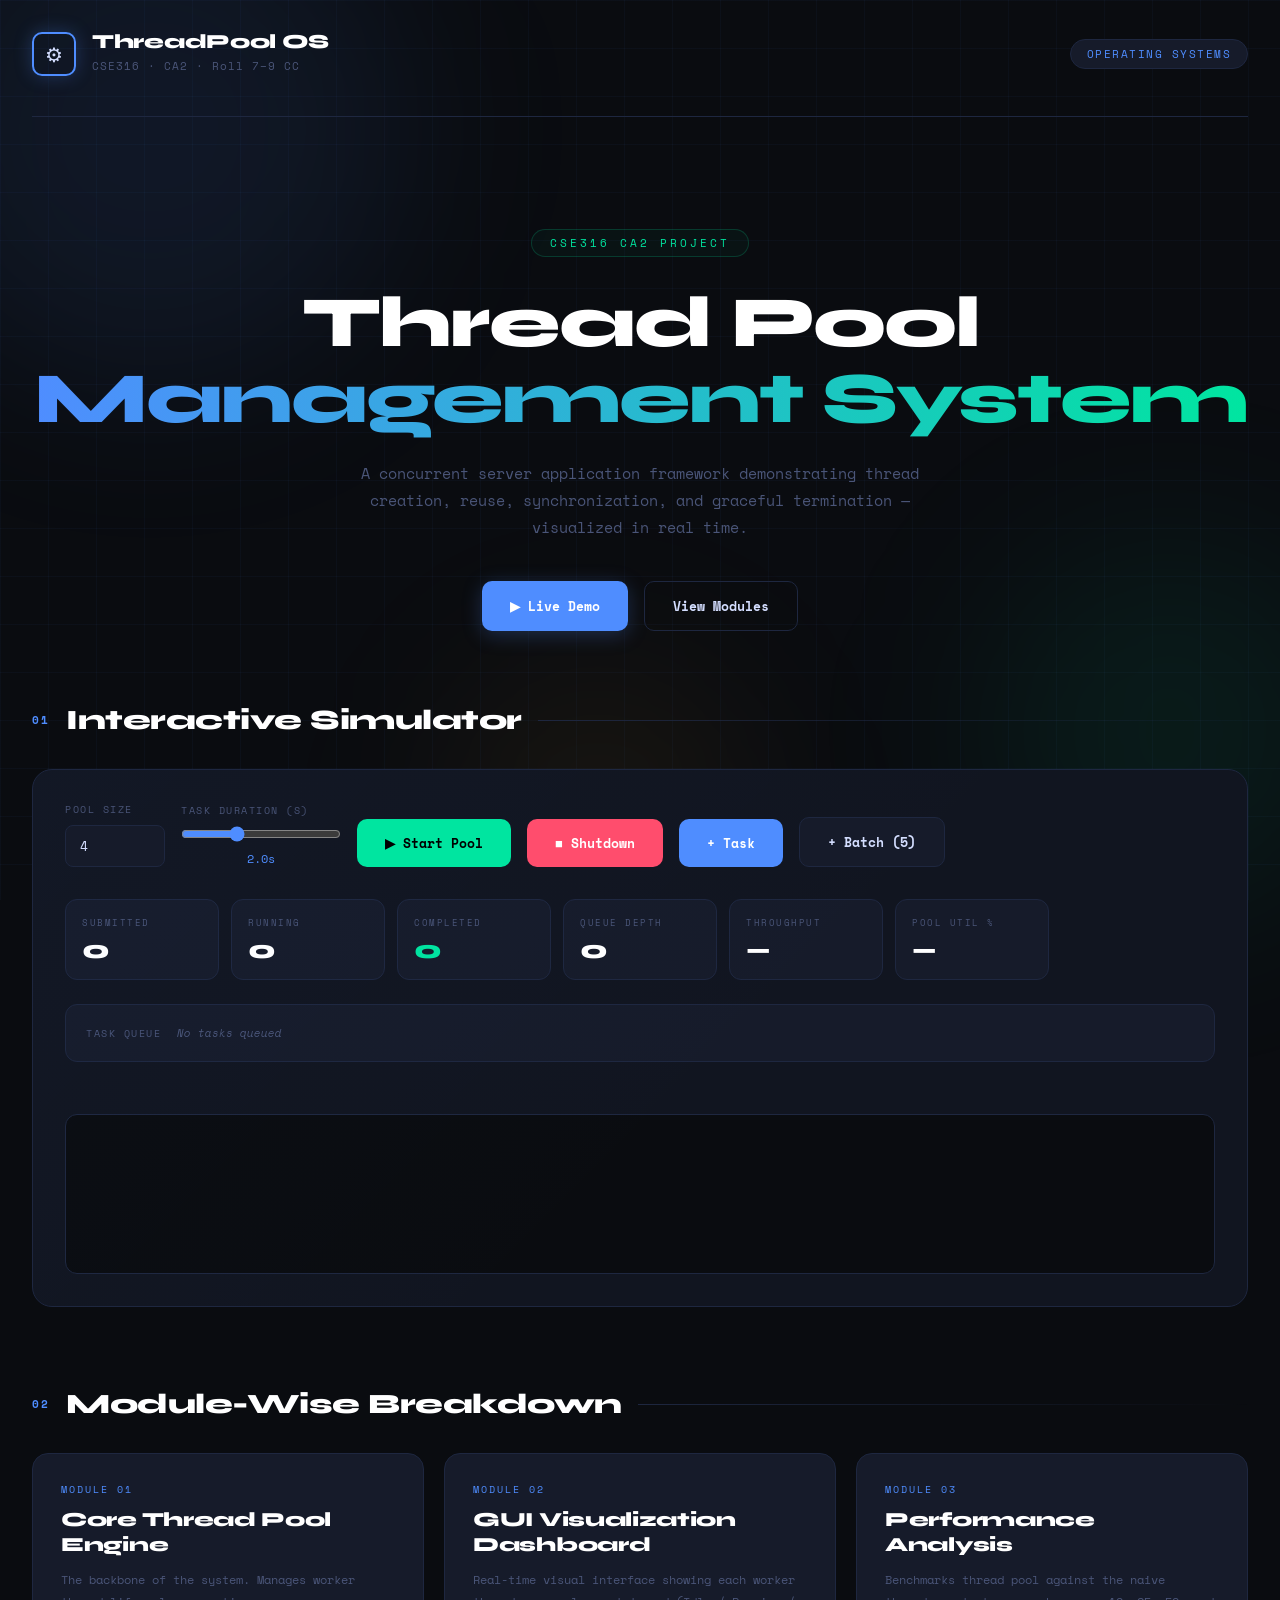
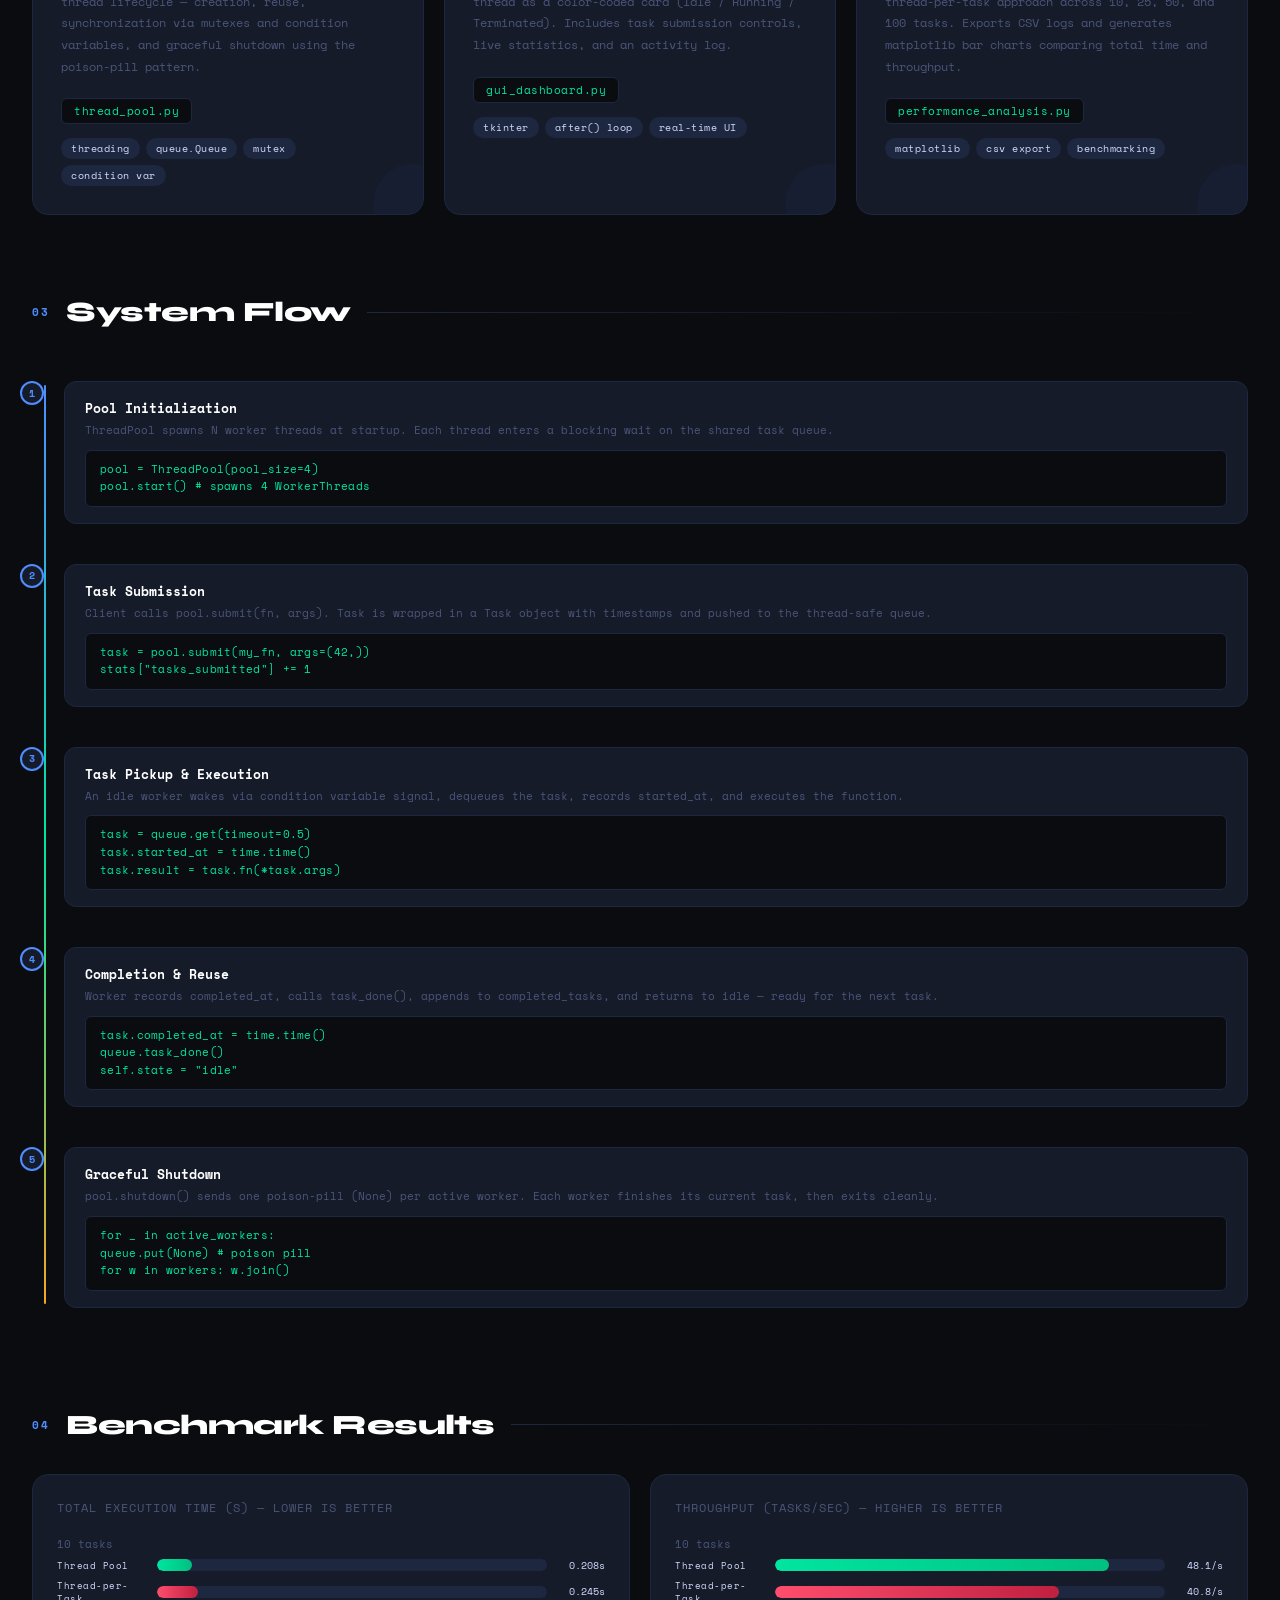
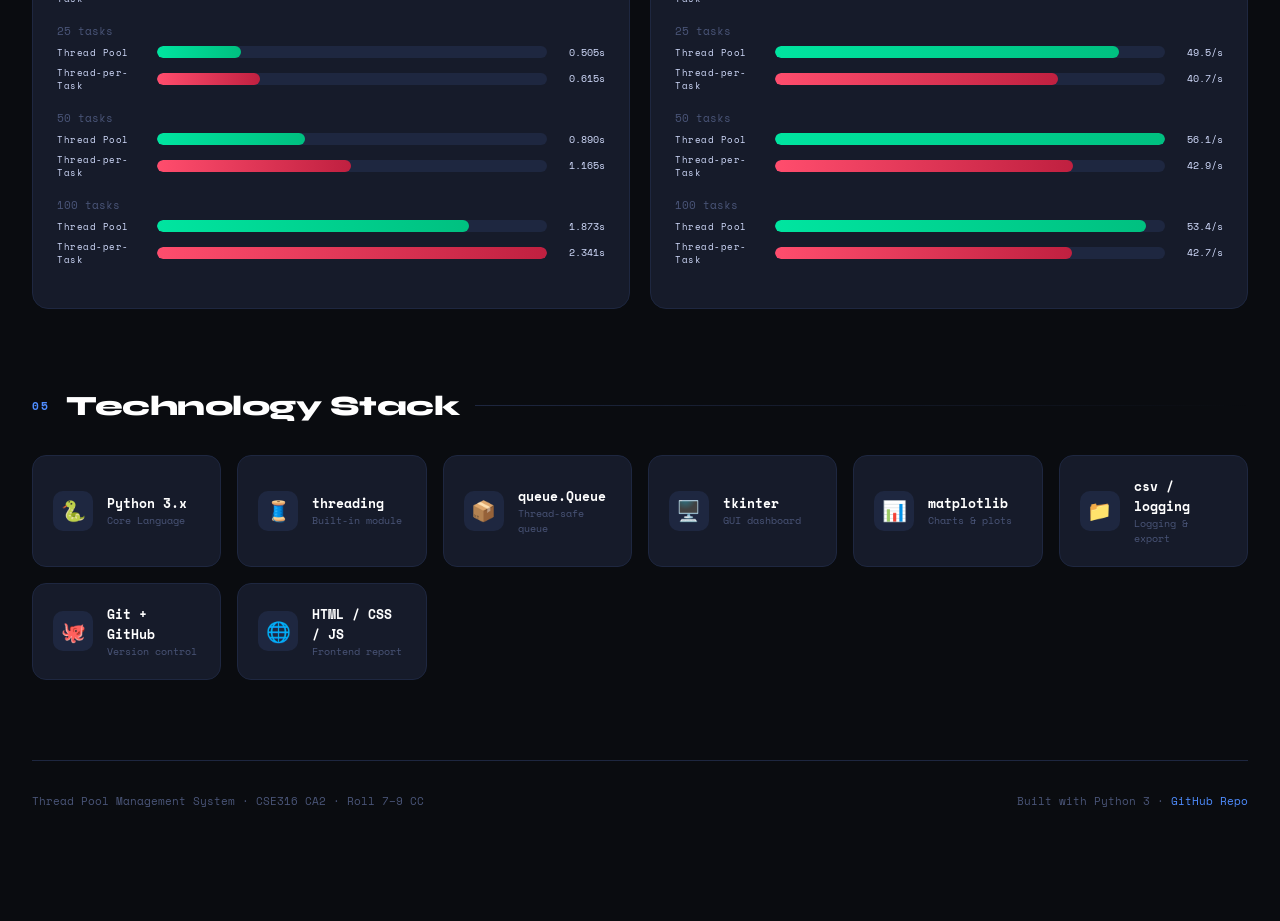
<file: index_2.html>
<!DOCTYPE html>
<html lang="en">
<head>
<meta charset="UTF-8" />
<meta name="viewport" content="width=device-width, initial-scale=1.0" />
<title>Thread Pool Management System — CSE316</title>
<link href="https://fonts.googleapis.com/css2?family=Space+Mono:ital,wght@0,400;0,700;1,400&family=Syne:wght@400;700;800&display=swap" rel="stylesheet" />
<style>
/* ── CSS Variables ─────────────────────────────────────────── */
:root {
  --bg:        #0a0c10;
  --surface:   #111520;
  --card:      #161b2a;
  --border:    #1e2740;
  --idle:      #00e5a0;
  --running:   #f5a623;
  --term:      #ff4d6d;
  --accent:    #4f8dff;
  --text:      #d4deff;
  --muted:     #4a5578;
  --white:     #ffffff;
  --glow-idle:    0 0 18px #00e5a055;
  --glow-run:     0 0 18px #f5a62355;
  --glow-term:    0 0 18px #ff4d6d55;
  --glow-accent:  0 0 18px #4f8dff44;
  --mono: 'Space Mono', monospace;
  --display: 'Syne', sans-serif;
}

/* ── Reset & Base ───────────────────────────────────────────── */
*, *::before, *::after { box-sizing: border-box; margin: 0; padding: 0; }

html { scroll-behavior: smooth; }

body {
  background: var(--bg);
  color: var(--text);
  font-family: var(--mono);
  min-height: 100vh;
  overflow-x: hidden;
  cursor: default;
}

/* ── Animated grid background ──────────────────────────────── */
body::before {
  content: '';
  position: fixed;
  inset: 0;
  background-image:
    linear-gradient(rgba(79,141,255,0.04) 1px, transparent 1px),
    linear-gradient(90deg, rgba(79,141,255,0.04) 1px, transparent 1px);
  background-size: 48px 48px;
  pointer-events: none;
  z-index: 0;
}

/* ── Glowing orbs ───────────────────────────────────────────── */
.orb {
  position: fixed;
  border-radius: 50%;
  filter: blur(90px);
  pointer-events: none;
  z-index: 0;
  animation: drift 14s ease-in-out infinite alternate;
}
.orb-1 { width: 500px; height: 500px; background: #4f8dff18; top: -120px; left: -100px; }
.orb-2 { width: 380px; height: 380px; background: #00e5a012; top: 60%; right: -80px; animation-delay: -5s; }
.orb-3 { width: 300px; height: 300px; background: #f5a62310; bottom: -60px; left: 35%; animation-delay: -9s; }

@keyframes drift {
  from { transform: translate(0, 0); }
  to   { transform: translate(30px, 20px); }
}

/* ── Layout ─────────────────────────────────────────────────── */
.wrapper {
  position: relative;
  z-index: 1;
  max-width: 1280px;
  margin: 0 auto;
  padding: 0 32px 80px;
}

/* ── Header ─────────────────────────────────────────────────── */
header {
  display: flex;
  align-items: center;
  justify-content: space-between;
  padding: 32px 0 40px;
  border-bottom: 1px solid var(--border);
  margin-bottom: 48px;
  animation: fadeDown 0.7s ease both;
}

.logo-block { display: flex; align-items: center; gap: 16px; }

.logo-icon {
  width: 44px; height: 44px;
  border: 2px solid var(--accent);
  border-radius: 10px;
  display: grid;
  place-items: center;
  font-size: 20px;
  box-shadow: var(--glow-accent);
  animation: pulse-border 3s ease infinite;
}

@keyframes pulse-border {
  0%,100% { box-shadow: var(--glow-accent); }
  50%      { box-shadow: 0 0 28px #4f8dff88; }
}

.logo-text h1 {
  font-family: var(--display);
  font-size: 20px;
  font-weight: 800;
  letter-spacing: -0.3px;
  color: var(--white);
  line-height: 1;
}

.logo-text span {
  font-family: var(--mono);
  font-size: 11px;
  color: var(--muted);
  letter-spacing: 1px;
}

.badge {
  background: var(--card);
  border: 1px solid var(--border);
  border-radius: 999px;
  padding: 6px 16px;
  font-size: 11px;
  letter-spacing: 1.5px;
  color: var(--accent);
  text-transform: uppercase;
}

/* ── Hero ───────────────────────────────────────────────────── */
.hero {
  text-align: center;
  padding: 64px 0 72px;
  animation: fadeUp 0.8s ease both 0.1s;
}

.hero-tag {
  display: inline-block;
  font-size: 11px;
  letter-spacing: 3px;
  text-transform: uppercase;
  color: var(--idle);
  border: 1px solid #00e5a030;
  padding: 5px 18px;
  border-radius: 999px;
  margin-bottom: 28px;
  background: #00e5a008;
}

.hero h2 {
  font-family: var(--display);
  font-size: clamp(36px, 6vw, 72px);
  font-weight: 800;
  line-height: 1.05;
  letter-spacing: -2px;
  color: var(--white);
  margin-bottom: 24px;
}

.hero h2 em {
  font-style: normal;
  background: linear-gradient(90deg, var(--accent), var(--idle));
  -webkit-background-clip: text;
  -webkit-text-fill-color: transparent;
  background-clip: text;
}

.hero p {
  font-size: 15px;
  line-height: 1.8;
  color: var(--muted);
  max-width: 600px;
  margin: 0 auto 40px;
}

.hero-cta {
  display: flex;
  gap: 16px;
  justify-content: center;
  flex-wrap: wrap;
}

.btn {
  display: inline-flex;
  align-items: center;
  gap: 8px;
  padding: 14px 28px;
  border-radius: 10px;
  font-family: var(--mono);
  font-size: 13px;
  font-weight: 700;
  cursor: pointer;
  border: none;
  transition: all 0.2s ease;
  text-decoration: none;
}

.btn-primary {
  background: var(--accent);
  color: var(--white);
  box-shadow: 0 4px 20px #4f8dff40;
}
.btn-primary:hover { background: #6ba3ff; transform: translateY(-2px); box-shadow: 0 8px 28px #4f8dff55; }

.btn-ghost {
  background: transparent;
  color: var(--text);
  border: 1px solid var(--border);
}
.btn-ghost:hover { border-color: var(--accent); color: var(--accent); transform: translateY(-2px); }

/* ── Section headers ────────────────────────────────────────── */
.section { margin-bottom: 80px; animation: fadeUp 0.8s ease both; }
.section-header {
  display: flex;
  align-items: center;
  gap: 16px;
  margin-bottom: 32px;
}
.section-number {
  font-size: 11px;
  letter-spacing: 2px;
  color: var(--accent);
  font-weight: 700;
}
.section-title {
  font-family: var(--display);
  font-size: 28px;
  font-weight: 800;
  color: var(--white);
  letter-spacing: -0.5px;
}
.section-line {
  flex: 1;
  height: 1px;
  background: linear-gradient(90deg, var(--border), transparent);
}

/* ── Interactive Demo ───────────────────────────────────────── */
.demo-panel {
  background: var(--surface);
  border: 1px solid var(--border);
  border-radius: 20px;
  padding: 32px;
  position: relative;
  overflow: hidden;
}

.demo-panel::before {
  content: '';
  position: absolute;
  inset: 0;
  background: linear-gradient(135deg, #4f8dff06 0%, transparent 60%);
  pointer-events: none;
}

/* Controls row */
.controls {
  display: flex;
  flex-wrap: wrap;
  gap: 16px;
  align-items: flex-end;
  margin-bottom: 32px;
  position: relative;
}

.control-group { display: flex; flex-direction: column; gap: 8px; }

.control-label {
  font-size: 10px;
  letter-spacing: 1.5px;
  text-transform: uppercase;
  color: var(--muted);
}

.control-input {
  background: var(--card);
  border: 1px solid var(--border);
  color: var(--text);
  font-family: var(--mono);
  font-size: 13px;
  padding: 10px 14px;
  border-radius: 8px;
  width: 100px;
  transition: border-color 0.2s;
  outline: none;
}
.control-input:focus { border-color: var(--accent); }

.control-range { width: 160px; accent-color: var(--accent); cursor: pointer; }

.control-val {
  font-size: 12px;
  color: var(--accent);
  min-width: 32px;
  text-align: center;
}

.btn-start  { background: var(--idle);    color: #000; }
.btn-start:hover  { background: #00ffc0; transform: translateY(-2px); }
.btn-stop   { background: var(--term);    color: #fff; }
.btn-stop:hover   { background: #ff6b87; transform: translateY(-2px); }
.btn-submit { background: var(--accent);  color: #fff; }
.btn-submit:hover { background: #6ba3ff; transform: translateY(-2px); }
.btn-batch  { background: var(--card); color: var(--text); border: 1px solid var(--border); }
.btn-batch:hover  { border-color: var(--accent); color: var(--accent); transform: translateY(-2px); }

/* Thread grid */
.thread-grid {
  display: grid;
  grid-template-columns: repeat(auto-fill, minmax(130px, 1fr));
  gap: 14px;
  margin-bottom: 32px;
}

.thread-card {
  background: var(--card);
  border: 1px solid var(--border);
  border-radius: 14px;
  padding: 18px 14px 14px;
  display: flex;
  flex-direction: column;
  align-items: center;
  gap: 10px;
  transition: all 0.3s ease;
  position: relative;
  overflow: hidden;
  animation: cardIn 0.4s ease both;
}

@keyframes cardIn {
  from { opacity: 0; transform: scale(0.85); }
  to   { opacity: 1; transform: scale(1); }
}

.thread-card::before {
  content: '';
  position: absolute;
  top: 0; left: 0; right: 0;
  height: 2px;
  background: var(--muted);
  transition: all 0.3s ease;
}

.thread-card.idle::before    { background: var(--idle);    box-shadow: var(--glow-idle); }
.thread-card.running::before { background: var(--running); box-shadow: var(--glow-run); }
.thread-card.terminated::before { background: var(--term); }

.thread-card.running {
  border-color: #f5a62330;
  box-shadow: 0 4px 24px #f5a62310;
}

.thread-dot {
  width: 28px; height: 28px;
  border-radius: 50%;
  background: var(--muted);
  transition: all 0.3s ease;
  position: relative;
}

.thread-card.idle    .thread-dot { background: var(--idle);    box-shadow: var(--glow-idle); }
.thread-card.running .thread-dot { background: var(--running);  box-shadow: var(--glow-run); animation: blink 1s ease infinite; }
.thread-card.terminated .thread-dot { background: var(--term); opacity: 0.6; }

@keyframes blink {
  0%,100% { opacity: 1; }
  50%      { opacity: 0.5; }
}

.thread-name {
  font-size: 11px;
  font-weight: 700;
  color: var(--text);
  letter-spacing: 0.5px;
}

.thread-state {
  font-size: 9px;
  letter-spacing: 1.5px;
  text-transform: uppercase;
  color: var(--muted);
  transition: color 0.3s;
}

.thread-card.idle    .thread-state { color: var(--idle); }
.thread-card.running .thread-state { color: var(--running); }
.thread-card.terminated .thread-state { color: var(--term); }

.thread-task {
  font-size: 9px;
  color: var(--muted);
  text-align: center;
  overflow: hidden;
  text-overflow: ellipsis;
  white-space: nowrap;
  width: 100%;
}

/* Progress bar for running tasks */
.thread-progress {
  width: 100%;
  height: 2px;
  background: var(--border);
  border-radius: 2px;
  overflow: hidden;
}
.thread-progress-inner {
  height: 100%;
  background: var(--running);
  width: 0%;
  border-radius: 2px;
  transition: width 0.1s linear;
}

/* Stats row */
.stats-row {
  display: grid;
  grid-template-columns: repeat(auto-fill, minmax(140px, 1fr));
  gap: 12px;
  margin-bottom: 24px;
}

.stat-card {
  background: var(--card);
  border: 1px solid var(--border);
  border-radius: 12px;
  padding: 16px;
}

.stat-card-label {
  font-size: 9px;
  letter-spacing: 1.5px;
  text-transform: uppercase;
  color: var(--muted);
  margin-bottom: 8px;
}

.stat-card-value {
  font-family: var(--display);
  font-size: 26px;
  font-weight: 800;
  color: var(--white);
  line-height: 1;
  transition: color 0.3s;
}

.stat-card-value.highlight { color: var(--idle); }

/* Queue visualizer */
.queue-row {
  background: var(--card);
  border: 1px solid var(--border);
  border-radius: 12px;
  padding: 16px 20px;
  margin-bottom: 20px;
  display: flex;
  align-items: center;
  gap: 16px;
  overflow: hidden;
}

.queue-label {
  font-size: 10px;
  letter-spacing: 1.5px;
  text-transform: uppercase;
  color: var(--muted);
  white-space: nowrap;
}

.queue-items {
  display: flex;
  gap: 6px;
  flex: 1;
  overflow-x: auto;
  padding: 4px 0;
}

.queue-item {
  background: var(--accent);
  color: var(--white);
  font-size: 9px;
  font-weight: 700;
  padding: 4px 10px;
  border-radius: 999px;
  white-space: nowrap;
  animation: popIn 0.3s ease both;
}

@keyframes popIn {
  from { transform: scale(0); opacity: 0; }
  to   { transform: scale(1); opacity: 1; }
}

.queue-empty {
  font-size: 11px;
  color: var(--muted);
  font-style: italic;
}

/* Log */
.log-box {
  background: var(--bg);
  border: 1px solid var(--border);
  border-radius: 12px;
  padding: 16px;
  height: 160px;
  overflow-y: auto;
  font-size: 11px;
  line-height: 1.8;
  scrollbar-width: thin;
  scrollbar-color: var(--border) transparent;
}

.log-line { display: flex; gap: 12px; }
.log-time { color: var(--muted); flex-shrink: 0; }
.log-msg  { color: var(--text); }
.log-msg.ok   { color: var(--idle); }
.log-msg.warn { color: var(--running); }
.log-msg.err  { color: var(--term); }

/* ── Module cards ───────────────────────────────────────────── */
.module-grid {
  display: grid;
  grid-template-columns: repeat(auto-fit, minmax(280px, 1fr));
  gap: 20px;
}

.module-card {
  background: var(--card);
  border: 1px solid var(--border);
  border-radius: 16px;
  padding: 28px;
  position: relative;
  overflow: hidden;
  transition: transform 0.3s ease, border-color 0.3s ease;
}

.module-card:hover {
  transform: translateY(-4px);
  border-color: var(--accent);
}

.module-card::after {
  content: '';
  position: absolute;
  bottom: 0; right: 0;
  width: 80px; height: 80px;
  background: var(--accent);
  opacity: 0.03;
  border-radius: 50%;
  transform: translate(30px, 30px);
}

.module-num {
  font-size: 10px;
  letter-spacing: 2px;
  text-transform: uppercase;
  color: var(--accent);
  margin-bottom: 10px;
}

.module-title {
  font-family: var(--display);
  font-size: 20px;
  font-weight: 800;
  color: var(--white);
  margin-bottom: 12px;
  letter-spacing: -0.3px;
}

.module-desc {
  font-size: 12px;
  line-height: 1.8;
  color: var(--muted);
  margin-bottom: 20px;
}

.module-file {
  display: inline-block;
  background: var(--bg);
  border: 1px solid var(--border);
  border-radius: 6px;
  padding: 4px 12px;
  font-size: 11px;
  color: var(--idle);
  letter-spacing: 0.5px;
}

.module-tags {
  display: flex;
  flex-wrap: wrap;
  gap: 6px;
  margin-top: 14px;
}

.tag {
  background: var(--border);
  color: var(--text);
  font-size: 10px;
  padding: 3px 10px;
  border-radius: 999px;
  letter-spacing: 0.5px;
}

/* ── Benchmark chart ────────────────────────────────────────── */
.bench-grid {
  display: grid;
  grid-template-columns: 1fr 1fr;
  gap: 20px;
}

@media (max-width: 700px) { .bench-grid { grid-template-columns: 1fr; } }

.bench-card {
  background: var(--card);
  border: 1px solid var(--border);
  border-radius: 16px;
  padding: 24px;
}

.bench-title {
  font-size: 12px;
  letter-spacing: 1px;
  text-transform: uppercase;
  color: var(--muted);
  margin-bottom: 20px;
}

.bar-group {
  margin-bottom: 18px;
}

.bar-group-label {
  font-size: 11px;
  color: var(--muted);
  margin-bottom: 6px;
}

.bar-row {
  display: flex;
  align-items: center;
  gap: 10px;
  margin-bottom: 6px;
}

.bar-name {
  font-size: 9px;
  letter-spacing: 0.5px;
  width: 90px;
  color: var(--text);
  flex-shrink: 0;
}

.bar-track {
  flex: 1;
  height: 12px;
  background: var(--border);
  border-radius: 6px;
  overflow: hidden;
  position: relative;
}

.bar-fill {
  height: 100%;
  border-radius: 6px;
  animation: growBar 1.2s cubic-bezier(0.34, 1.56, 0.64, 1) both;
  transform-origin: left;
}

@keyframes growBar {
  from { width: 0% !important; }
  to   { }
}

.bar-fill.pool { background: linear-gradient(90deg, var(--idle), #00c080); }
.bar-fill.tpt  { background: linear-gradient(90deg, var(--term), #c02040); }

.bar-val {
  font-size: 10px;
  color: var(--text);
  width: 48px;
  text-align: right;
  flex-shrink: 0;
}

/* ── Tech stack ─────────────────────────────────────────────── */
.tech-grid {
  display: grid;
  grid-template-columns: repeat(auto-fill, minmax(180px, 1fr));
  gap: 16px;
}

.tech-card {
  background: var(--card);
  border: 1px solid var(--border);
  border-radius: 14px;
  padding: 20px;
  display: flex;
  align-items: center;
  gap: 14px;
  transition: border-color 0.2s, transform 0.2s;
}

.tech-card:hover { border-color: var(--accent); transform: translateY(-2px); }

.tech-icon {
  width: 40px; height: 40px;
  border-radius: 10px;
  background: var(--border);
  display: grid;
  place-items: center;
  font-size: 20px;
  flex-shrink: 0;
}

.tech-name { font-size: 13px; font-weight: 700; color: var(--white); }
.tech-type { font-size: 10px; color: var(--muted); }

/* ── Flow diagram ───────────────────────────────────────────── */
.flow {
  display: flex;
  flex-direction: column;
  gap: 0;
  position: relative;
  padding-left: 32px;
}

.flow::before {
  content: '';
  position: absolute;
  left: 12px; top: 24px; bottom: 24px;
  width: 2px;
  background: linear-gradient(180deg, var(--accent), var(--idle), var(--running));
  border-radius: 2px;
}

.flow-step {
  display: flex;
  align-items: flex-start;
  gap: 20px;
  padding: 20px 0;
  position: relative;
}

.flow-dot {
  width: 24px; height: 24px;
  border-radius: 50%;
  background: var(--card);
  border: 2px solid var(--accent);
  display: grid;
  place-items: center;
  font-size: 10px;
  font-weight: 700;
  color: var(--accent);
  flex-shrink: 0;
  position: absolute;
  left: -44px;
  top: 20px;
}

.flow-content {
  background: var(--card);
  border: 1px solid var(--border);
  border-radius: 12px;
  padding: 16px 20px;
  flex: 1;
  transition: border-color 0.2s;
}
.flow-content:hover { border-color: var(--accent); }

.flow-step-title { font-size: 13px; font-weight: 700; color: var(--white); margin-bottom: 4px; }
.flow-step-desc  { font-size: 11px; color: var(--muted); line-height: 1.6; }
.flow-step-code  {
  margin-top: 10px;
  background: var(--bg);
  border: 1px solid var(--border);
  border-radius: 6px;
  padding: 10px 14px;
  font-size: 11px;
  color: var(--idle);
  letter-spacing: 0.3px;
  line-height: 1.6;
}

/* ── Footer ─────────────────────────────────────────────────── */
footer {
  border-top: 1px solid var(--border);
  padding: 32px 0;
  display: flex;
  justify-content: space-between;
  align-items: center;
  font-size: 11px;
  color: var(--muted);
  flex-wrap: wrap;
  gap: 12px;
  animation: fadeUp 0.8s ease both;
}

footer a { color: var(--accent); text-decoration: none; }

/* ── Scroll animations ──────────────────────────────────────── */
@keyframes fadeUp   { from { opacity: 0; transform: translateY(24px); } to { opacity: 1; transform: none; } }
@keyframes fadeDown { from { opacity: 0; transform: translateY(-16px); } to { opacity: 1; transform: none; } }

.reveal { opacity: 0; transform: translateY(28px); transition: opacity 0.7s ease, transform 0.7s ease; }
.reveal.visible { opacity: 1; transform: none; }

/* ── Responsive ─────────────────────────────────────────────── */
@media (max-width: 768px) {
  .wrapper { padding: 0 16px 60px; }
  header { flex-direction: column; gap: 16px; text-align: center; }
  .controls { flex-direction: column; }
  .hero h2 { letter-spacing: -1px; }
}

/* ── Scrollbar ──────────────────────────────────────────────── */
::-webkit-scrollbar { width: 5px; height: 5px; }
::-webkit-scrollbar-track { background: transparent; }
::-webkit-scrollbar-thumb { background: var(--border); border-radius: 99px; }
</style>
</head>
<body>
<div class="orb orb-1"></div>
<div class="orb orb-2"></div>
<div class="orb orb-3"></div>

<div class="wrapper">

  <!-- HEADER -->
  <header>
    <div class="logo-block">
      <div class="logo-icon">⚙</div>
      <div class="logo-text">
        <h1>ThreadPool OS</h1>
        <span>CSE316 · CA2 · Roll 7–9 CC</span>
      </div>
    </div>
    <div class="badge">Operating Systems</div>
  </header>

  <!-- HERO -->
  <section class="hero">
    <div class="hero-tag">CSE316 CA2 Project</div>
    <h2>Thread Pool<br/><em>Management System</em></h2>
    <p>A concurrent server application framework demonstrating thread creation, reuse, synchronization, and graceful termination — visualized in real time.</p>
    <div class="hero-cta">
      <a href="#demo" class="btn btn-primary">▶ Live Demo</a>
      <a href="#modules" class="btn btn-ghost">View Modules</a>
    </div>
  </section>

  <!-- INTERACTIVE DEMO -->
  <section class="section reveal" id="demo">
    <div class="section-header">
      <span class="section-number">01</span>
      <h2 class="section-title">Interactive Simulator</h2>
      <div class="section-line"></div>
    </div>

    <div class="demo-panel">
      <!-- Controls -->
      <div class="controls">
        <div class="control-group">
          <span class="control-label">Pool Size</span>
          <input type="number" class="control-input" id="poolSize" value="4" min="1" max="12" />
        </div>
        <div class="control-group">
          <span class="control-label">Task Duration (s)</span>
          <input type="range" class="control-range" id="taskDuration" min="0.5" max="5" step="0.5" value="2" />
          <span class="control-val" id="durationVal">2.0s</span>
        </div>
        <button class="btn btn-start" id="btnStart" onclick="startPool()">▶ Start Pool</button>
        <button class="btn btn-stop" id="btnStop" onclick="stopPool()" disabled>■ Shutdown</button>
        <button class="btn btn-submit" id="btnSubmit" onclick="submitTask()" disabled>+ Task</button>
        <button class="btn btn-batch" id="btnBatch" onclick="submitBatch()" disabled>+ Batch (5)</button>
      </div>

      <!-- Stats -->
      <div class="stats-row">
        <div class="stat-card">
          <div class="stat-card-label">Submitted</div>
          <div class="stat-card-value" id="statSubmitted">0</div>
        </div>
        <div class="stat-card">
          <div class="stat-card-label">Running</div>
          <div class="stat-card-value" id="statRunning">0</div>
        </div>
        <div class="stat-card">
          <div class="stat-card-label">Completed</div>
          <div class="stat-card-value highlight" id="statCompleted">0</div>
        </div>
        <div class="stat-card">
          <div class="stat-card-label">Queue Depth</div>
          <div class="stat-card-value" id="statQueue">0</div>
        </div>
        <div class="stat-card">
          <div class="stat-card-label">Throughput</div>
          <div class="stat-card-value" id="statThroughput">—</div>
        </div>
        <div class="stat-card">
          <div class="stat-card-label">Pool Util %</div>
          <div class="stat-card-value" id="statUtil">—</div>
        </div>
      </div>

      <!-- Queue visualizer -->
      <div class="queue-row">
        <span class="queue-label">Task Queue</span>
        <div class="queue-items" id="queueItems">
          <span class="queue-empty">No tasks queued</span>
        </div>
      </div>

      <!-- Thread cards -->
      <div class="thread-grid" id="threadGrid"></div>

      <!-- Log -->
      <div class="log-box" id="logBox"></div>
    </div>
  </section>

  <!-- MODULES -->
  <section class="section reveal" id="modules">
    <div class="section-header">
      <span class="section-number">02</span>
      <h2 class="section-title">Module-Wise Breakdown</h2>
      <div class="section-line"></div>
    </div>
    <div class="module-grid">
      <div class="module-card">
        <div class="module-num">Module 01</div>
        <div class="module-title">Core Thread Pool Engine</div>
        <div class="module-desc">The backbone of the system. Manages worker thread lifecycle — creation, reuse, synchronization via mutexes and condition variables, and graceful shutdown using the poison-pill pattern.</div>
        <span class="module-file">thread_pool.py</span>
        <div class="module-tags">
          <span class="tag">threading</span>
          <span class="tag">queue.Queue</span>
          <span class="tag">mutex</span>
          <span class="tag">condition var</span>
        </div>
      </div>
      <div class="module-card">
        <div class="module-num">Module 02</div>
        <div class="module-title">GUI Visualization Dashboard</div>
        <div class="module-desc">Real-time visual interface showing each worker thread as a color-coded card (Idle / Running / Terminated). Includes task submission controls, live statistics, and an activity log.</div>
        <span class="module-file">gui_dashboard.py</span>
        <div class="module-tags">
          <span class="tag">tkinter</span>
          <span class="tag">after() loop</span>
          <span class="tag">real-time UI</span>
        </div>
      </div>
      <div class="module-card">
        <div class="module-num">Module 03</div>
        <div class="module-title">Performance Analysis</div>
        <div class="module-desc">Benchmarks thread pool against the naive thread-per-task approach across 10, 25, 50, and 100 tasks. Exports CSV logs and generates matplotlib bar charts comparing total time and throughput.</div>
        <span class="module-file">performance_analysis.py</span>
        <div class="module-tags">
          <span class="tag">matplotlib</span>
          <span class="tag">csv export</span>
          <span class="tag">benchmarking</span>
        </div>
      </div>
    </div>
  </section>

  <!-- FLOW DIAGRAM -->
  <section class="section reveal">
    <div class="section-header">
      <span class="section-number">03</span>
      <h2 class="section-title">System Flow</h2>
      <div class="section-line"></div>
    </div>
    <div class="flow">
      <div class="flow-step">
        <div class="flow-dot">1</div>
        <div class="flow-content">
          <div class="flow-step-title">Pool Initialization</div>
          <div class="flow-step-desc">ThreadPool spawns N worker threads at startup. Each thread enters a blocking wait on the shared task queue.</div>
          <div class="flow-step-code">pool = ThreadPool(pool_size=4)<br/>pool.start()  # spawns 4 WorkerThreads</div>
        </div>
      </div>
      <div class="flow-step">
        <div class="flow-dot">2</div>
        <div class="flow-content">
          <div class="flow-step-title">Task Submission</div>
          <div class="flow-step-desc">Client calls pool.submit(fn, args). Task is wrapped in a Task object with timestamps and pushed to the thread-safe queue.</div>
          <div class="flow-step-code">task = pool.submit(my_fn, args=(42,))<br/>stats["tasks_submitted"] += 1</div>
        </div>
      </div>
      <div class="flow-step">
        <div class="flow-dot">3</div>
        <div class="flow-content">
          <div class="flow-step-title">Task Pickup & Execution</div>
          <div class="flow-step-desc">An idle worker wakes via condition variable signal, dequeues the task, records started_at, and executes the function.</div>
          <div class="flow-step-code">task = queue.get(timeout=0.5)<br/>task.started_at = time.time()<br/>task.result = task.fn(*task.args)</div>
        </div>
      </div>
      <div class="flow-step">
        <div class="flow-dot">4</div>
        <div class="flow-content">
          <div class="flow-step-title">Completion & Reuse</div>
          <div class="flow-step-desc">Worker records completed_at, calls task_done(), appends to completed_tasks, and returns to idle — ready for the next task.</div>
          <div class="flow-step-code">task.completed_at = time.time()<br/>queue.task_done()<br/>self.state = "idle"</div>
        </div>
      </div>
      <div class="flow-step">
        <div class="flow-dot">5</div>
        <div class="flow-content">
          <div class="flow-step-title">Graceful Shutdown</div>
          <div class="flow-step-desc">pool.shutdown() sends one poison-pill (None) per active worker. Each worker finishes its current task, then exits cleanly.</div>
          <div class="flow-step-code">for _ in active_workers:<br/>    queue.put(None)  # poison pill<br/>for w in workers: w.join()</div>
        </div>
      </div>
    </div>
  </section>

  <!-- BENCHMARK -->
  <section class="section reveal">
    <div class="section-header">
      <span class="section-number">04</span>
      <h2 class="section-title">Benchmark Results</h2>
      <div class="section-line"></div>
    </div>
    <div class="bench-grid">
      <div class="bench-card">
        <div class="bench-title">Total Execution Time (s) — lower is better</div>
        <div id="timeChart"></div>
      </div>
      <div class="bench-card">
        <div class="bench-title">Throughput (tasks/sec) — higher is better</div>
        <div id="throughputChart"></div>
      </div>
    </div>
  </section>

  <!-- TECH STACK -->
  <section class="section reveal">
    <div class="section-header">
      <span class="section-number">05</span>
      <h2 class="section-title">Technology Stack</h2>
      <div class="section-line"></div>
    </div>
    <div class="tech-grid">
      <div class="tech-card"><div class="tech-icon">🐍</div><div><div class="tech-name">Python 3.x</div><div class="tech-type">Core Language</div></div></div>
      <div class="tech-card"><div class="tech-icon">🧵</div><div><div class="tech-name">threading</div><div class="tech-type">Built-in module</div></div></div>
      <div class="tech-card"><div class="tech-icon">📦</div><div><div class="tech-name">queue.Queue</div><div class="tech-type">Thread-safe queue</div></div></div>
      <div class="tech-card"><div class="tech-icon">🖥️</div><div><div class="tech-name">tkinter</div><div class="tech-type">GUI dashboard</div></div></div>
      <div class="tech-card"><div class="tech-icon">📊</div><div><div class="tech-name">matplotlib</div><div class="tech-type">Charts & plots</div></div></div>
      <div class="tech-card"><div class="tech-icon">📁</div><div><div class="tech-name">csv / logging</div><div class="tech-type">Logging & export</div></div></div>
      <div class="tech-card"><div class="tech-icon">🐙</div><div><div class="tech-name">Git + GitHub</div><div class="tech-type">Version control</div></div></div>
      <div class="tech-card"><div class="tech-icon">🌐</div><div><div class="tech-name">HTML / CSS / JS</div><div class="tech-type">Frontend report</div></div></div>
    </div>
  </section>

  <footer>
    <span>Thread Pool Management System · CSE316 CA2 · Roll 7–9 CC</span>
    <span>Built with Python 3 · <a href="#">GitHub Repo</a></span>
  </footer>
</div>

<script>
// ─── State ────────────────────────────────────────────────────
let pool = null;
let taskIdCounter = 0;
let completedCount = 0;
let submittedCount = 0;
let startTime = null;
let tickInterval = null;

// ─── Pool simulation ──────────────────────────────────────────
class SimWorker {
  constructor(id) {
    this.id = id;
    this.name = `Worker-${id}`;
    this.state = 'idle';    // idle | running | terminated
    this.task = null;
    this.progress = 0;
    this.progressInterval = null;
  }

  assignTask(task, duration, onDone) {
    this.state = 'running';
    this.task = task;
    this.progress = 0;
    const steps = 40;
    const stepMs = (duration * 1000) / steps;
    this.progressInterval = setInterval(() => {
      this.progress = Math.min(100, this.progress + (100 / steps));
      if (this.progress >= 100) {
        clearInterval(this.progressInterval);
        this.state = 'idle';
        this.task = null;
        this.progress = 0;
        onDone();
      }
      renderThreads();
    }, stepMs);
  }

  terminate() {
    clearInterval(this.progressInterval);
    this.state = 'terminated';
    this.task = null;
    this.progress = 0;
  }
}

class SimPool {
  constructor(size) {
    this.workers = Array.from({length: size}, (_, i) => new SimWorker(i + 1));
    this.queue = [];
    this.running = true;
    startTime = Date.now();
  }

  submit(task) {
    submittedCount++;
    const idle = this.workers.find(w => w.state === 'idle');
    if (idle) {
      this._run(idle, task);
    } else {
      this.queue.push(task);
    }
    updateStats();
    renderQueue();
  }

  _run(worker, task) {
    worker.assignTask(task, task.duration, () => {
      completedCount++;
      log(`${worker.name} completed Task #${task.id}`, 'ok');
      if (this.queue.length > 0 && this.running) {
        const next = this.queue.shift();
        renderQueue();
        this._run(worker, next);
      }
      updateStats();
      renderThreads();
    });
    log(`${worker.name} picked up Task #${task.id} (${task.duration}s)`, 'warn');
    renderThreads();
    updateStats();
  }

  shutdown() {
    this.running = false;
    this.queue = [];
    this.workers.forEach(w => {
      if (w.state !== 'running') w.terminate();
      else {
        const orig = w.progressInterval;
        const checkDone = setInterval(() => {
          if (w.state === 'idle') { w.terminate(); clearInterval(checkDone); renderThreads(); }
        }, 200);
      }
    });
    renderQueue();
    renderThreads();
    updateStats();
  }
}

// ─── Controls ─────────────────────────────────────────────────
function startPool() {
  const size = parseInt(document.getElementById('poolSize').value) || 4;
  pool = new SimPool(size);
  submittedCount = 0; completedCount = 0;
  document.getElementById('btnStart').disabled = true;
  document.getElementById('btnStop').disabled = false;
  document.getElementById('btnSubmit').disabled = false;
  document.getElementById('btnBatch').disabled = false;
  renderThreads();
  updateStats();
  log(`Pool started with ${size} worker threads.`, 'ok');
  tickInterval = setInterval(updateStats, 500);
}

function stopPool() {
  if (!pool) return;
  pool.shutdown();
  document.getElementById('btnStart').disabled = false;
  document.getElementById('btnStop').disabled = true;
  document.getElementById('btnSubmit').disabled = true;
  document.getElementById('btnBatch').disabled = true;
  clearInterval(tickInterval);
  log('Pool shutdown initiated. Workers finishing current tasks...', 'err');
}

function submitTask() {
  if (!pool) return;
  taskIdCounter++;
  const duration = parseFloat(document.getElementById('taskDuration').value);
  pool.submit({ id: taskIdCounter, duration });
  log(`Task #${taskIdCounter} submitted (duration: ${duration}s)`);
}

function submitBatch() {
  for (let i = 0; i < 5; i++) submitTask();
}

// ─── Rendering ────────────────────────────────────────────────
function renderThreads() {
  if (!pool) return;
  const grid = document.getElementById('threadGrid');
  grid.innerHTML = '';
  pool.workers.forEach(w => {
    const card = document.createElement('div');
    card.className = `thread-card ${w.state}`;
    card.innerHTML = `
      <div class="thread-dot"></div>
      <div class="thread-name">${w.name}</div>
      <div class="thread-state">${w.state.toUpperCase()}</div>
      <div class="thread-task">${w.task ? 'Task #' + w.task.id : '—'}</div>
      <div class="thread-progress">
        <div class="thread-progress-inner" style="width:${w.progress}%"></div>
      </div>
    `;
    grid.appendChild(card);
  });
}

function renderQueue() {
  if (!pool) return;
  const el = document.getElementById('queueItems');
  if (pool.queue.length === 0) {
    el.innerHTML = '<span class="queue-empty">No tasks queued</span>';
  } else {
    el.innerHTML = pool.queue.map(t =>
      `<span class="queue-item">Task #${t.id}</span>`
    ).join('');
  }
}

function updateStats() {
  if (!pool) return;
  const running = pool.workers.filter(w => w.state === 'running').length;
  const total = pool.workers.length;
  const elapsed = startTime ? ((Date.now() - startTime) / 1000) : 1;
  const throughput = completedCount > 0 ? (completedCount / elapsed).toFixed(1) : '—';
  const util = total > 0 ? Math.round((running / total) * 100) : 0;

  document.getElementById('statSubmitted').textContent = submittedCount;
  document.getElementById('statRunning').textContent = running;
  document.getElementById('statCompleted').textContent = completedCount;
  document.getElementById('statQueue').textContent = pool.queue.length;
  document.getElementById('statThroughput').textContent = throughput !== '—' ? throughput + '/s' : '—';
  document.getElementById('statUtil').textContent = total > 0 ? util + '%' : '—';
}

// ─── Log ──────────────────────────────────────────────────────
function log(msg, type = '') {
  const box = document.getElementById('logBox');
  const ts = new Date().toLocaleTimeString('en-GB');
  const line = document.createElement('div');
  line.className = 'log-line';
  line.innerHTML = `<span class="log-time">[${ts}]</span><span class="log-msg ${type}">${msg}</span>`;
  box.appendChild(line);
  box.scrollTop = box.scrollHeight;
}

// ─── Duration slider ──────────────────────────────────────────
document.getElementById('taskDuration').addEventListener('input', function() {
  document.getElementById('durationVal').textContent = parseFloat(this.value).toFixed(1) + 's';
});

// ─── Benchmark charts ─────────────────────────────────────────
const benchData = [
  { tasks: 10,  poolTime: 0.208, tptTime: 0.245, poolTP: 48.1, tptTP: 40.8 },
  { tasks: 25,  poolTime: 0.505, tptTime: 0.615, poolTP: 49.5, tptTP: 40.7 },
  { tasks: 50,  poolTime: 0.890, tptTime: 1.165, poolTP: 56.1, tptTP: 42.9 },
  { tasks: 100, poolTime: 1.873, tptTime: 2.341, poolTP: 53.4, tptTP: 42.7 },
];

function buildBarChart(containerId, data, accessor, fmt, maxVal) {
  const el = document.getElementById(containerId);
  el.innerHTML = data.map(d => {
    const poolPct = (accessor(d, 'pool') / maxVal * 100).toFixed(1);
    const tptPct  = (accessor(d, 'tpt')  / maxVal * 100).toFixed(1);
    return `
      <div class="bar-group">
        <div class="bar-group-label">${d.tasks} tasks</div>
        <div class="bar-row">
          <span class="bar-name">Thread Pool</span>
          <div class="bar-track"><div class="bar-fill pool" style="width:${poolPct}%"></div></div>
          <span class="bar-val">${fmt(accessor(d,'pool'))}</span>
        </div>
        <div class="bar-row">
          <span class="bar-name">Thread-per-Task</span>
          <div class="bar-track"><div class="bar-fill tpt" style="width:${tptPct}%"></div></div>
          <span class="bar-val">${fmt(accessor(d,'tpt'))}</span>
        </div>
      </div>`;
  }).join('');
}

buildBarChart('timeChart', benchData,
  (d, t) => t === 'pool' ? d.poolTime : d.tptTime,
  v => v.toFixed(3) + 's', 2.341);

buildBarChart('throughputChart', benchData,
  (d, t) => t === 'pool' ? d.poolTP : d.tptTP,
  v => v.toFixed(1) + '/s', 56.1);

// ─── Scroll reveal ────────────────────────────────────────────
const observer = new IntersectionObserver(entries => {
  entries.forEach(e => { if (e.isIntersecting) e.target.classList.add('visible'); });
}, { threshold: 0.1 });
document.querySelectorAll('.reveal').forEach(el => observer.observe(el));
</script>
</body>
</html>
</file>
